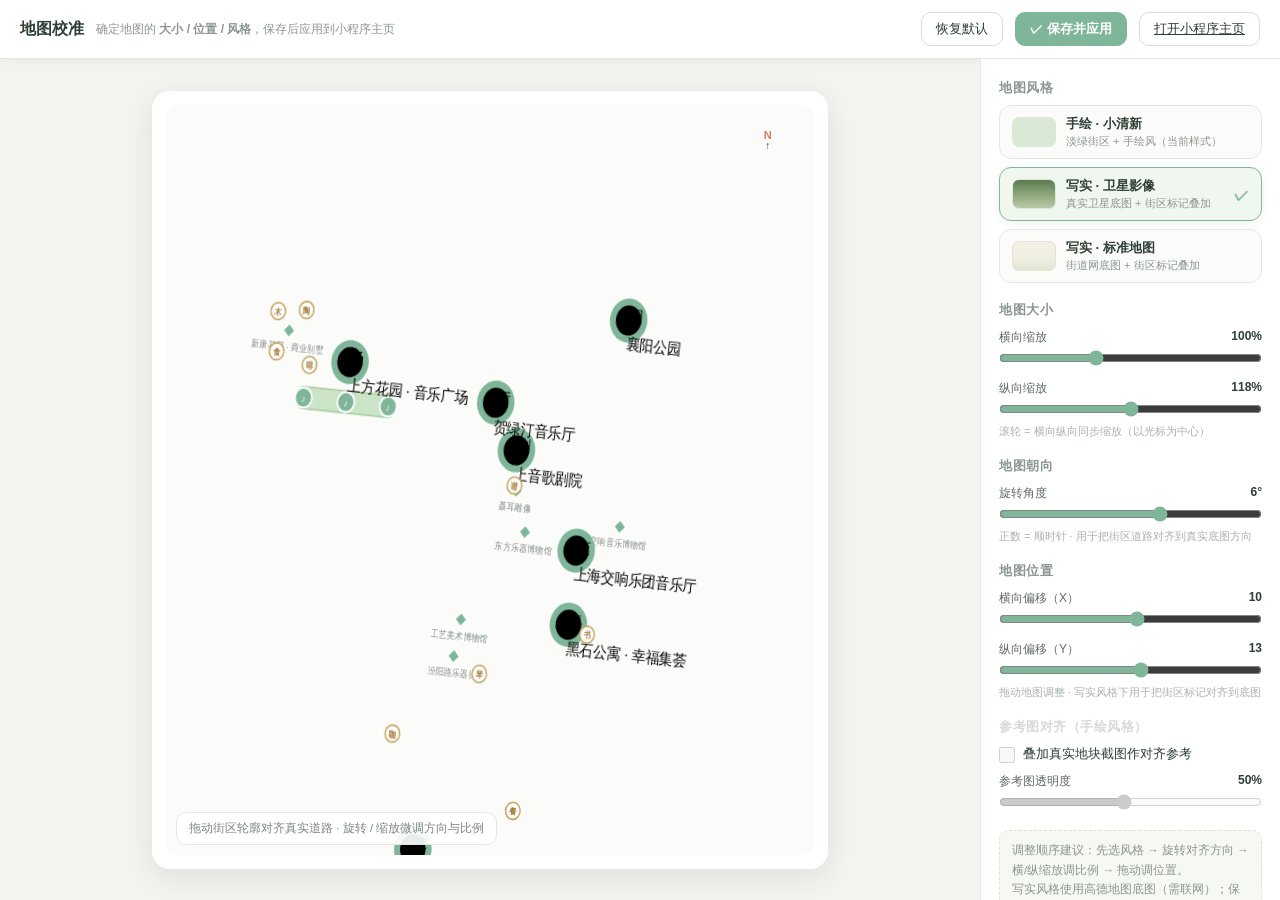
<file: calibrate.html>
<!DOCTYPE html>
<html lang="zh-CN">
<head>
<meta charset="UTF-8">
<meta name="viewport" content="width=device-width, initial-scale=1.0">
<title>地图校准 · 大小 / 位置 / 风格</title>
<link rel="stylesheet" href="style.css">
<style>
  :root { --green: #7FB69A; --ink: #2F3F35; }
  * { box-sizing: border-box; }
  html, body { height: 100%; margin: 0; }
  body { background: #F2F4EF; color: var(--ink); font-family: -apple-system, "PingFang SC", "Microsoft YaHei", sans-serif; display: flex; flex-direction: column; }
  header.cal-head { display: flex; align-items: center; gap: 12px; padding: 12px 20px; background: #fff; border-bottom: 1px solid #E6E8E0; box-shadow: 0 2px 8px rgba(47,63,53,.05); }
  .cal-head h1 { font-size: 16px; margin: 0; font-weight: 700; }
  .cal-head .sub { font-size: 12px; color: #8B968E; }
  .cal-head .spacer { flex: 1; }
  .btn { border: 1px solid #D8DCD4; background: #fff; border-radius: 10px; padding: 7px 14px; font-size: 13px; cursor: pointer; color: var(--ink); transition: all .15s; }
  .btn:hover { border-color: var(--green); }
  .btn.primary { background: var(--green); border-color: var(--green); color: #fff; font-weight: 700; }
  .btn.primary:hover { background: #6DA888; }
  .btn.danger { color: #C0703C; }
  .btn.sm { padding: 5px 10px; font-size: 12px; }
  main { flex: 1; display: flex; min-height: 0; }
  .stage { flex: 1; display: flex; align-items: center; justify-content: center; padding: 20px; min-width: 0; }
  .stage-inner { position: relative; background: #fff; border-radius: 18px; box-shadow: 0 8px 28px rgba(47,63,53,.10); padding: 14px; max-width: 100%; max-height: 100%; }
  #map { display: block; width: auto; height: calc(100vh - 150px); max-height: 820px; background: #FBFCF9; cursor: grab; touch-action: none; }
  #map:active { cursor: grabbing; }
  .stage-tip { position: absolute; left: 24px; bottom: 24px; background: rgba(255,255,255,.92); border: 1px solid #E4E6DF; border-radius: 10px; padding: 8px 12px; font-size: 11.5px; color: #7B877E; pointer-events: none; }
  .panel { width: 300px; background: #fff; border-left: 1px solid #E6E8E0; padding: 16px 18px; overflow-y: auto; }
  .panel h2 { font-size: 13px; margin: 18px 0 8px; color: #8B968E; font-weight: 700; letter-spacing: .5px; }
  .panel h2:first-child { margin-top: 4px; }
  .styles { display: flex; flex-direction: column; gap: 8px; }
  .style-card { display: flex; align-items: center; gap: 10px; border: 1.5px solid #E4E6DF; border-radius: 12px; padding: 9px 12px; cursor: pointer; transition: all .15s; background: #FBFCF9; }
  .style-card:hover { border-color: #BFD8C0; }
  .style-card.on { border-color: var(--green); background: #F0F7EF; box-shadow: 0 2px 8px rgba(127,182,154,.15); }
  .style-swatch { width: 44px; height: 30px; border-radius: 7px; flex: none; background-size: cover; background-position: center; border: 1px solid #E0E4DA; }
  .style-card .t { font-size: 13px; font-weight: 700; }
  .style-card .d { font-size: 11px; color: #8B968E; margin-top: 1px; }
  .style-card .ok { margin-left: auto; color: var(--green); font-size: 15px; font-weight: 800; opacity: 0; }
  .style-card.on .ok { opacity: 1; }
  .ctl { margin: 10px 0; }
  .ctl .row { display: flex; justify-content: space-between; font-size: 12px; color: #5F6B62; margin-bottom: 4px; }
  .ctl .row b { color: var(--ink); font-variant-numeric: tabular-nums; }
  .ctl input[type=range] { width: 100%; accent-color: var(--green); }
  .ctl .hint { font-size: 11px; color: #A9B2AA; margin-top: 3px; }
  .check-row { display: flex; align-items: center; gap: 8px; font-size: 12.5px; margin: 10px 0 4px; }
  .check-row input { accent-color: var(--green); width: 16px; height: 16px; }
  .status { margin-top: 16px; font-size: 11.5px; line-height: 1.7; color: #8B968E; background: #F6F8F3; border: 1px dashed #DCE4D4; border-radius: 10px; padding: 10px 12px; }
  #toast { position: fixed; left: 50%; bottom: 30px; transform: translateX(-50%); background: rgba(47,63,53,.92); color: #fff; font-size: 13px; padding: 10px 18px; border-radius: 12px; z-index: 99; }
  @media (max-width: 900px) { main { flex-direction: column; } .panel { width: 100%; border-left: none; border-top: 1px solid #E6E8E0; } .stage-inner { padding: 8px; } #map { height: 46vh; } }
</style>
</head>
<body>
<header class="cal-head">
  <h1>地图校准</h1>
  <span class="sub">确定地图的 <b>大小 / 位置 / 风格</b>，保存后应用到小程序主页</span>
  <span class="spacer"></span>
  <button class="btn" id="btn-reset">恢复默认</button>
  <button class="btn primary" id="btn-save">✓ 保存并应用</button>
  <a class="btn" href="index.html" target="_blank">打开小程序主页</a>
</header>
<main>
  <div class="stage">
    <div class="stage-inner">
      <svg id="map" viewBox="0 0 760 880"></svg>
      <div class="stage-tip" id="stage-tip">拖动地图 = 调整位置 · 滚轮 = 调整大小</div>
    </div>
  </div>
  <div class="panel">
    <h2>地图风格</h2>
    <div class="styles" id="style-group">
      <div class="style-card" data-style="hand">
        <div class="style-swatch" style="background:#D9E9D6"></div>
        <div><div class="t">手绘 · 小清新</div><div class="d">淡绿街区 + 手绘风（当前样式）</div></div>
        <span class="ok">✓</span>
      </div>
      <div class="style-card" data-style="sat">
        <div class="style-swatch" style="background-image:linear-gradient(#5C7A4F,#8FA97C 55%,#B9C9A8)"></div>
        <div><div class="t">写实 · 卫星影像</div><div class="d">真实卫星底图 + 街区标记叠加</div></div>
        <span class="ok">✓</span>
      </div>
      <div class="style-card" data-style="map">
        <div class="style-swatch" style="background-image:linear-gradient(#F4F0E6,#F0EDE2 60%,#DDE7D2)"></div>
        <div><div class="t">写实 · 标准地图</div><div class="d">街道网底图 + 街区标记叠加</div></div>
        <span class="ok">✓</span>
      </div>
    </div>

    <h2>地图大小</h2>
    <div class="ctl">
      <div class="row"><span>横向缩放</span><b id="sx-val">100%</b></div>
      <input type="range" id="sx" min="55" max="180" step="1">
    </div>
    <div class="ctl">
      <div class="row"><span>纵向缩放</span><b id="sy-val">100%</b></div>
      <input type="range" id="sy" min="55" max="180" step="1">
      <div class="hint">滚轮 = 横向纵向同步缩放（以光标为中心）</div>
    </div>

    <h2>地图朝向</h2>
    <div class="ctl">
      <div class="row"><span>旋转角度</span><b id="rot-val">0°</b></div>
      <input type="range" id="rot" min="-25" max="25" step="0.5">
      <div class="hint">正数 = 顺时针 · 用于把街区道路对齐到真实底图方向</div>
    </div>

    <h2>地图位置</h2>
    <div class="ctl">
      <div class="row"><span>横向偏移（X）</span><b id="ox-val">0</b></div>
      <input type="range" id="ox" min="-200" max="200" step="1">
    </div>
    <div class="ctl">
      <div class="row"><span>纵向偏移（Y）</span><b id="oy-val">0</b></div>
      <input type="range" id="oy" min="-160" max="160" step="1">
      <div class="hint">拖动地图调整 · 写实风格下用于把街区标记对齐到底图</div>
    </div>

    <h2 id="ref-head">参考图对齐（手绘风格）</h2>
    <div class="check-row">
      <input type="checkbox" id="ref-on"><label for="ref-on">叠加真实地块截图作对齐参考</label>
    </div>
    <div class="ctl">
      <div class="row"><span>参考图透明度</span><b id="refop-val">50%</b></div>
      <input type="range" id="ref-op" min="5" max="100" step="1">
    </div>

    <div class="status" id="status">
      调整顺序建议：先选风格 → 旋转对齐方向 → 横/纵缩放调比例 → 拖动调位置。<br>
      写实风格使用高德地图底图（需联网）；保存后回到小程序主页即生效。
    </div>
  </div>
</main>
<div id="toast" hidden></div>
<script src="data.js"></script>
<script src="calibrate.js"></script>
</body>
</html>
</file>
<file: style.css>
/* ============================================================
   汾阳路音乐街区 · 小清新淡绿风格
   ============================================================ */
* { box-sizing: border-box; margin: 0; padding: 0; }
[hidden] { display: none !important; }

html, body { height: 100%; }
body {
  font-family: -apple-system, BlinkMacSystemFont, "PingFang SC", "Hiragino Sans GB", "Microsoft YaHei", sans-serif;
  background: #E9EEE9;
  color: #33413A;
  -webkit-font-smoothing: antialiased;
}

/* ---------- 页面舞台 ---------- */
.stage { display: flex; flex-direction: column; align-items: center; padding: 36px 16px 60px; gap: 22px; }
.page-head { text-align: center; max-width: 520px; }
.page-head h1 { font-size: 20px; font-weight: 700; letter-spacing: .5px; }
.page-head p { margin-top: 8px; font-size: 12.5px; line-height: 1.8; color: #7B877E; }

/* ---------- 手机框架 ---------- */
.phone {
  position: relative;
  width: 375px; height: 790px;
  background: #F4F7F2;
  border-radius: 44px;
  box-shadow: 0 24px 60px rgba(47, 63, 53, .22), 0 0 0 9px #2B322C, 0 0 0 11px #3D453E;
  overflow: hidden;
  flex-shrink: 0;
}
.phone::after { /* 灵动岛 */
  content: ""; position: absolute; top: 11px; left: 50%; transform: translateX(-50%);
  width: 110px; height: 26px; background: #171B18; border-radius: 14px; z-index: 60; pointer-events: none;
}

.statusbar {
  height: 44px; padding: 14px 26px 0; display: flex; justify-content: space-between; align-items: center;
  font-size: 13px; font-weight: 600; color: #2B322C; position: relative; z-index: 5; background: transparent;
}
.sb-icons { display: flex; align-items: center; gap: 7px; }
.sig { display: flex; gap: 1.5px; align-items: flex-end; height: 10px; }
.sig b { width: 3px; background: #2B322C; border-radius: 1px; display: block; }
.sig b:nth-child(1){height:3px}.sig b:nth-child(2){height:5px}.sig b:nth-child(3){height:7px}.sig b:nth-child(4){height:10px}
.wifi { width: 13px; height: 10px; border: 2px solid #2B322C; border-bottom: none; border-radius: 7px 7px 0 0; position: relative; }
.wifi::after { content:""; position:absolute; left:50%; bottom:-3px; width:3px; height:3px; background:#2B322C; border-radius:50%; transform:translateX(-50%); }
.bat { width: 20px; height: 10px; border: 1.5px solid #2B322C; border-radius: 3px; position: relative; }
.bat b { position: absolute; inset: 1.5px; background: #2B322C; border-radius: 1.5px; width: 70%; }
.bat::after { content:""; position:absolute; right:-3px; top:2.5px; width:2px; height:4px; background:#2B322C; border-radius:0 2px 2px 0; }

/* ---------- 屏幕容器 ---------- */
.screen {
  position: absolute; inset: 44px 0 0; overflow-y: auto; overflow-x: hidden;
  -webkit-overflow-scrolling: touch; padding-bottom: 76px;
}
.screen::-webkit-scrollbar { width: 0; }

/* 二级页面头部（在状态栏之下，无灵动岛问题） */
.page-sub {
  display: flex; align-items: center; justify-content: space-between;
  padding: 12px 16px 10px;
}
.page-sub .sub-title { font-size: 16px; font-weight: 700; }
.edit-toggle.small { padding: 5px 12px; font-size: 11px; }

/* ---------- 场地历史介绍页 ---------- */
.hist-img-wrap { margin: 4px 12px 0; background: #fff; border-radius: 18px; padding: 10px; box-shadow: 0 6px 18px rgba(47,63,53,.06); }
.hist-img { width: 100%; border-radius: 12px; display: block; }
.hist-img-cap { text-align: center; font-size: 10px; color: #8B968E; margin-top: 8px; }
.hist-sec { margin: 14px 12px 0; background: #fff; border-radius: 16px; padding: 14px 16px; box-shadow: 0 4px 14px rgba(47,63,53,.05); }
.hist-title { font-size: 14px; font-weight: 700; position: relative; padding-left: 10px; }
.hist-title::before { content: ""; position: absolute; left: 0; top: 3px; bottom: 3px; width: 3.5px; border-radius: 2px; background: #7FB69A; }
.hist-body { font-size: 12px; line-height: 1.85; color: #5F6B62; margin-top: 8px; }

/* ---------- 应用头部 ---------- */
.app-header {
  display: flex; justify-content: space-between; align-items: center;
  padding: 12px 16px 10px;
}
.brand { display: flex; align-items: center; gap: 10px; }
.brand-logo {
  width: 36px; height: 36px; border-radius: 12px; background: linear-gradient(135deg, #8FC5A8, #6FAC8C);
  color: #fff; font-size: 18px; display: flex; align-items: center; justify-content: center; box-shadow: 0 4px 10px rgba(111,172,140,.35);
}
.brand-title { font-size: 16.5px; font-weight: 700; letter-spacing: .3px; }
.brand-sub { font-size: 10.5px; color: #8B968E; margin-top: 1px; }

.edit-toggle {
  border: 1.5px solid #8FC5A8; background: #fff; color: #5E9C80;
  font-size: 12px; font-weight: 600; padding: 7px 14px; border-radius: 999px; cursor: pointer;
  transition: all .18s;
}
.edit-toggle:hover { background: #F0F7F1; }
.edit-toggle.on { background: #5E9C80; border-color: #5E9C80; color: #fff; }
a.edit-toggle { display: inline-flex; align-items: center; text-decoration: none; }

/* ---------- 地图卡片 ---------- */
.map-card { margin: 2px 12px 0; background: #fff; border-radius: 18px; padding: 14px 14px 12px; box-shadow: 0 6px 18px rgba(47,63,53,.06); }
.map-top { display: flex; justify-content: space-between; align-items: baseline; margin-bottom: 8px; }
.map-top h2 { font-size: 15px; font-weight: 700; }
.map-badge { font-size: 10px; color: #9AA49B; background: #F2F6F1; padding: 3px 8px; border-radius: 999px; }
.layer-switch { display: flex; background: #F2F6F1; border-radius: 999px; padding: 3px; gap: 2px; }
.layer-switch button {
  border: none; background: transparent; font-size: 11px; font-weight: 600; color: #8B968E;
  padding: 5px 13px; border-radius: 999px; cursor: pointer; transition: all .18s;
}
.layer-switch button.on { background: #fff; color: #4F8F71; box-shadow: 0 2px 6px rgba(47,63,53,.12); }
.layer-hint { text-align: center; font-size: 10px; color: #9AA49B; margin-top: 8px; }
#map { width: 100%; display: block; border-radius: 12px; background: #FBFCF9; touch-action: none; cursor: grab; }
#map:active { cursor: grabbing; }
.editing #map, .editing #map:active { cursor: default; }
.map-holder { position: relative; }
.map-zoom { position: absolute; right: 10px; bottom: 10px; display: flex; flex-direction: column; gap: 6px; z-index: 5; }
.map-zoom button {
  width: 30px; height: 30px; border-radius: 9px; border: none; cursor: pointer;
  background: rgba(255,255,255,.94); color: #4F6B58; font-size: 15px; font-weight: 700;
  box-shadow: 0 2px 8px rgba(47,63,53,.18); line-height: 1;
}
.map-zoom button:active { background: #F0F7F1; }
.map-edit-btns {
  position: absolute; top: 8px; right: 10px; display: flex; gap: 6px; z-index: 5;
}
.map-edit-btns .mbtn {
  width: 30px; height: 30px; border-radius: 9px; border: none; cursor: pointer;
  background: rgba(255,255,255,.94); color: #4F6B58; font-size: 14px; line-height: 1;
  display: flex; align-items: center; justify-content: center; text-decoration: none;
  box-shadow: 0 2px 8px rgba(47,63,53,.18);
}
.map-edit-btns .mbtn:active { background: #F0F7F1; }

/* ---------- 进入过渡页 ---------- */
.splash {
  position: absolute; inset: 0; z-index: 300; overflow: hidden;
  animation: spIn .6s ease;
}
@keyframes spIn { from { opacity: 0; } }
.splash.hide { opacity: 0; transition: opacity .5s ease; pointer-events: none; }
.splash.hide .sp-content { transform: translateY(14px); transition: transform .5s ease; }
.sp-bg {
  position: absolute; inset: 0; background-size: cover; background-position: center 30%;
}
.sp-veil {
  position: absolute; inset: 0;
  background: linear-gradient(180deg, rgba(31,44,37,.18) 0%, rgba(31,44,37,.42) 45%, rgba(23,32,27,.82) 100%);
}
.sp-content {
  position: absolute; left: 0; right: 0; bottom: 0; padding: 0 32px 46px; text-align: center;
  transition: transform .5s ease;
}
.sp-logo {
  width: 62px; height: 62px; margin: 0 auto 18px; border-radius: 20px;
  background: linear-gradient(135deg, #7FB69A, #4E8A6E); color: #fff; font-size: 30px;
  display: flex; align-items: center; justify-content: center;
  box-shadow: 0 8px 24px rgba(94,156,128,.45), inset 0 1px 0 rgba(255,255,255,.25);
  animation: spLogo 2.2s ease-in-out infinite;
}
@keyframes spLogo { 0%,100% { transform: scale(1); } 50% { transform: scale(1.06); } }
.sp-title {
  font-size: 27px; font-weight: 800; color: #fff; line-height: 1.45; letter-spacing: 3px;
  text-shadow: 0 2px 14px rgba(0,0,0,.35);
}
.sp-sub { font-size: 12px; color: rgba(255,255,255,.85); margin-top: 10px; letter-spacing: 4px; }
.sp-enter {
  margin-top: 30px; padding: 13px 0; width: 100%; max-width: 300px; border: none;
  border-radius: 999px; background: rgba(255,255,255,.94); color: #3E7A5F;
  font-size: 15px; font-weight: 800; letter-spacing: 2px; cursor: pointer;
  box-shadow: 0 6px 20px rgba(0,0,0,.25); transition: all .18s;
}
.sp-enter:active { transform: scale(.96); background: #fff; }
.sp-enter i { font-style: normal; font-weight: 800; }
.sp-foot {
  margin-top: 18px; font-size: 9px; color: rgba(255,255,255,.55);
  letter-spacing: 3.5px; font-weight: 600;
}
.home-head { display: flex; justify-content: space-between; align-items: center; padding: 12px 16px 8px; }
.hh-brand { display: flex; align-items: center; gap: 10px; }
.hh-brand .brand-logo {
  width: 40px; height: 40px; border-radius: 13px;
  background: linear-gradient(135deg, #7FB69A, #5E9C80); color: #fff; font-size: 20px;
  display: flex; align-items: center; justify-content: center;
  box-shadow: 0 4px 12px rgba(94,156,128,.30);
}
.hh-brand .brand-title { font-size: 16px; font-weight: 800; }
.hh-brand .brand-sub { font-size: 10.5px; color: #9AA49B; margin-top: 2px; }
.hh-loc {
  font-size: 10.5px; font-weight: 600; color: #4F8F71; background: #E8F4EC;
  padding: 4px 10px; border-radius: 999px;
}
.hh-search {
  display: flex; align-items: center; gap: 8px; margin: 4px 14px 10px;
  background: #fff; border: 1.5px solid #E2E8E0; border-radius: 14px; padding: 10px 14px;
  color: #A9B2AA; font-size: 12.5px; cursor: pointer;
}
.hh-search i { font-style: normal; font-size: 14px; }
.home-banner { margin: 0 14px; border-radius: 18px; overflow: hidden; position: relative; height: 132px; }
.hb-slide {
  position: absolute; inset: 0; opacity: 0; transition: opacity .5s;
  display: flex; flex-direction: column; justify-content: center; padding: 0 20px; cursor: pointer;
}
.hb-slide.on { opacity: 1; }
.hb-note { font-size: 22px; color: rgba(255,255,255,.5); position: absolute; right: 14px; top: 10px; transform: rotate(8deg); }
.hb-t { font-size: 17px; font-weight: 800; color: #fff; }
.hb-s { font-size: 11px; color: rgba(255,255,255,.88); margin-top: 6px; }
.hb-cta {
  align-self: flex-start; margin-top: 12px; font-size: 10.5px; font-weight: 700; color: #fff;
  background: rgba(255,255,255,.22); border: 1px solid rgba(255,255,255,.5);
  padding: 4px 12px; border-radius: 999px;
}
.home-dots { display: flex; justify-content: center; gap: 6px; margin-top: 8px; }
.home-dots i { width: 6px; height: 6px; border-radius: 50%; background: #D8DED4; cursor: pointer; transition: all .2s; }
.home-dots i.on { width: 16px; border-radius: 3px; background: #5E9C80; }
.home-entries {
  display: flex; justify-content: space-around; margin: 12px 8px 4px; padding: 10px 4px;
  background: #fff; border-radius: 18px; box-shadow: 0 4px 14px rgba(47,63,53,.05);
}
.he { display: flex; flex-direction: column; align-items: center; gap: 5px; border: none; background: transparent; cursor: pointer; padding: 4px 8px; }
.he i {
  font-style: normal; font-size: 19px; color: #5E9C80; width: 40px; height: 40px; border-radius: 50%;
  background: #F0F7F1; display: flex; align-items: center; justify-content: center;
}
.he span { font-size: 10px; font-weight: 700; color: #5F6B62; }
.he:active i { background: #DFEFE2; }
.home-sec { margin-top: 16px; }
.home-sec .sec-head { padding: 0 14px; }
.hs-card {
  display: flex; align-items: center; gap: 12px; margin: 0 14px 9px;
  background: #fff; border-radius: 14px; padding: 12px 14px;
  box-shadow: 0 3px 12px rgba(47,63,53,.05); cursor: pointer; transition: transform .12s;
}
.hs-card:active { transform: scale(.99); }
.hs-time { text-align: center; min-width: 58px; }
.hs-hm { font-size: 16px; font-weight: 800; font-variant-numeric: tabular-nums; }
.hs-day { font-size: 10px; color: #9AA49B; margin-top: 1px; }
.hs-main { flex: 1; min-width: 0; }
.hs-title { font-size: 13px; font-weight: 700; }
.hs-meta { font-size: 10.5px; color: #9AA49B; margin-top: 3px; }
.hs-cd { font-size: 11.5px; font-weight: 800; color: #4F8F71; white-space: nowrap; font-variant-numeric: tabular-nums; }
.home-shops { display: flex; gap: 10px; overflow-x: auto; padding: 2px 14px 6px; -webkit-overflow-scrolling: touch; scrollbar-width: none; }
.home-shops::-webkit-scrollbar { display: none; }
.hshop {
  flex: 0 0 104px; background: #fff; border-radius: 14px; padding: 12px 8px; text-align: center;
  box-shadow: 0 3px 12px rgba(47,63,53,.05); cursor: pointer; transition: transform .12s;
}
.hshop:active { transform: scale(.97); }
.hshop-glyph {
  width: 38px; height: 38px; margin: 0 auto; border-radius: 12px; background: #EDF6EF;
  border: 1.5px solid #CFE3D4; color: #4F8F71; font-weight: 700;
  display: flex; align-items: center; justify-content: center; font-size: 15px;
}
.hshop-name { font-size: 11.5px; font-weight: 700; margin-top: 7px; white-space: nowrap; overflow: hidden; text-overflow: ellipsis; }
.hshop-type { font-size: 9px; color: #9AA49B; margin-top: 2px; white-space: nowrap; overflow: hidden; text-overflow: ellipsis; }
.hshop-rate { font-size: 10px; color: #C9962F; font-weight: 700; margin-top: 4px; }
.home-tip { text-align: center; font-size: 10.5px; color: #A9B2AA; margin: 16px 0 4px; letter-spacing: 2px; }

.legend { display: flex; gap: 12px; flex-wrap: wrap; margin-top: 10px; font-size: 10.5px; color: #7B877E; align-items: center; }
.legend span { display: inline-flex; align-items: center; gap: 4px; }
.lg { width: 10px; height: 10px; border-radius: 3px; display: inline-block; border: 1px solid rgba(0,0,0,.05); }
.lg-dia { width: 8px; height: 8px; transform: rotate(45deg); border-radius: 1.5px; display: inline-block; }
.lg-ven { width: 10px; height: 10px; border-radius: 50%; display: inline-block; border: 2px solid #7FB69A; }
.lg-dot { width: 9px; height: 9px; border-radius: 50%; display: inline-block; border: 2px solid #C9A96A; background: #fff; }
.lg-node { width: 14px; height: 14px; border-radius: 50%; display: inline-flex; align-items: center; justify-content: center; background: #7FB69A; color: #fff; font-size: 8px; font-style: normal; }

/* ---------- 区块 / 改造 / 场地标题 ---------- */
.sec-head { display: flex; justify-content: space-between; align-items: baseline; padding: 0 16px; margin: 18px 0 10px; }
.sec-head b { font-size: 15px; font-weight: 700; position: relative; padding-left: 10px; }
.sec-head b::before { content: ""; position: absolute; left: 0; top: 2px; bottom: 2px; width: 3.5px; border-radius: 2px; background: #7FB69A; }
.sec-head span { font-size: 10.5px; color: #9AA49B; }

/* ---------- 改造画布 ---------- */
.renov-stage {
  position: relative; margin: 0 12px; background: #fff; border-radius: 18px;
  box-shadow: 0 6px 18px rgba(47,63,53,.06); overflow: hidden;
}
.rn-item { position: absolute; border-radius: 12px; }
.rn-text {
  background: #FBFCF9; border: 1px solid #E8EBE3; padding: 12px 14px;
  display: flex; flex-direction: column; gap: 8px;
}
.rn-text .rn-num {
  position: absolute; top: 10px; right: 12px; font-size: 26px; font-weight: 800; color: rgba(127,182,154,.18);
}
.rn-num:empty { display: none; }
.rn-text .rn-title { font-size: 13.5px; font-weight: 700; color: #33413A; }
.rn-text .rn-body { font-size: 11.5px; line-height: 1.75; color: #6E7A71; overflow: hidden; }
.rn-head { background: #F0F7F1; border: 1px solid #DCEAD9; padding: 12px 14px; justify-content: center; }
.rn-head .rn-title { font-size: 15px; letter-spacing: .5px; }
.rn-head .rn-body { font-size: 10.5px; color: #8B968E; margin-top: 0; }
.rn-img {
  position: relative; border: 1px solid #E3E8E0; background: #fff; overflow: hidden;
  color: #8FB098; font-size: 11px; letter-spacing: .5px;
}
.rn-img-real { position: absolute; inset: 0; width: 100%; height: 100%; object-fit: contain; background: #fff; }
.rn-caption {
  position: absolute; left: 0; right: 0; bottom: 0; padding: 5px 8px; text-align: center;
  font-size: 10px; color: #4F6B58; background: rgba(255,255,255,.92); border-top: 1px solid #EDF0E8;
}
.rn-img .rn-img-icon {
  position: absolute; inset: 0; display: flex; align-items: center; justify-content: center;
  font-size: 22px; opacity: .7;
}
.rn-img > div:not(.rn-img-icon):not(.rn-caption):not(.rn-img-real) {
  position: absolute; left: 0; right: 0; bottom: 8px; text-align: center; font-size: 10px;
}
.editing .rn-img { border: 1.5px dashed #7FB69A; }

/* 编辑模式下的框 */
.editing .rn-item { outline: 1.5px dashed #7FB69A; outline-offset: 3px; cursor: move; }
.editing .rn-item:hover { outline-color: #4F8F71; }
.rn-resize {
  position: absolute; right: -5px; bottom: -5px; width: 14px; height: 14px;
  background: #5E9C80; border: 2px solid #fff; border-radius: 4px; cursor: nwse-resize; display: none;
}
.editing .rn-resize { display: block; }
.rn-del {
  position: absolute; top: -9px; right: -9px; width: 20px; height: 20px; border-radius: 50%;
  background: #D97B6A; color: #fff; font-size: 11px; border: none; cursor: pointer; display: none;
  align-items: center; justify-content: center; z-index: 5;
}
.editing .rn-del { display: flex; }
.editing .rn-text { cursor: move; }

/* ---------- 活动场地卡片 ---------- */
.venue-card {
  display: flex; align-items: center; gap: 12px; margin: 0 12px 10px;
  background: #fff; border-radius: 16px; padding: 12px 14px;
  box-shadow: 0 4px 14px rgba(47,63,53,.05); cursor: pointer; transition: transform .15s;
}
.venue-card:active { transform: scale(.985); }
.vc-glyph {
  width: 42px; height: 42px; border-radius: 50%; background: #EDF6EF; border: 1.5px solid #CFE3D4;
  color: #4F8F71; font-size: 17px; font-weight: 700; display: flex; align-items: center; justify-content: center; flex-shrink: 0;
}
.vc-info { flex: 1; min-width: 0; }
.vc-name { font-size: 13.5px; font-weight: 700; }
.vc-addr { font-size: 10.5px; color: #9AA49B; margin-top: 2px; white-space: nowrap; overflow: hidden; text-overflow: ellipsis; }
.vc-meta { display: flex; align-items: center; gap: 6px; margin-top: 5px; }
.vc-rate { font-size: 11px; color: #C9962F; font-weight: 700; }
.vc-crowd {
  font-size: 10px; padding: 2px 7px; border-radius: 999px; font-weight: 600;
}
.vc-crowd.c1 { background:#E8F4EC; color:#4E9A6B } .vc-crowd.c2 { background:#E8F4EC; color:#4E9A6B }
.vc-crowd.c3 { background:#FBF3DC; color:#B08A2E } .vc-crowd.c4 { background:#FBE7DC; color:#C0703C }
.vc-crowd.c5 { background:#F9E0DC; color:#C05040 }
.vc-arrow { color: #C4CCC5; font-size: 16px; }

/* ---------- 覆盖层（二级界面） ---------- */
.overlay {
  position: absolute; inset: 0; background: #F4F7F2; z-index: 40;
  display: flex; flex-direction: column;
  animation: slideIn .28s cubic-bezier(.3,.9,.3,1);
}
@keyframes slideIn { from { transform: translateX(46px); opacity: .4; } to { transform: none; opacity: 1; } }
.sub-header {
  display: flex; align-items: center; justify-content: space-between;
  padding: 54px 14px 10px; background: #F4F7F2;
}
.back {
  width: 34px; height: 34px; border-radius: 50%; border: none; background: #fff;
  font-size: 22px; color: #4F8F71; cursor: pointer; box-shadow: 0 3px 10px rgba(47,63,53,.08);
  line-height: 1; display: flex; align-items: center; justify-content: center;
}
.sub-title { font-size: 15px; font-weight: 700; }
.sub-spacer { width: 34px; }
.sub-body { flex: 1; overflow-y: auto; -webkit-overflow-scrolling: touch; padding: 4px 0 30px; }

.venue-hero { display: flex; align-items: center; gap: 14px; margin: 6px 16px 0; }
.hero-glyph {
  width: 58px; height: 58px; border-radius: 20px; background: linear-gradient(135deg, #8FC5A8, #6FAC8C);
  color: #fff; font-size: 24px; font-weight: 700; display: flex; align-items: center; justify-content: center;
  box-shadow: 0 8px 18px rgba(111,172,140,.35); flex-shrink: 0;
}
.hero-glyph.small { width: 46px; height: 46px; border-radius: 15px; font-size: 19px; }
.hero-name { font-size: 18px; font-weight: 800; letter-spacing: .3px; }
.hero-addr { font-size: 11px; color: #8B968E; margin-top: 3px; }
.hero-rate { margin-top: 6px; font-size: 12px; color: #C9962F; font-weight: 700; }
.venue-intro { font-size: 12px; line-height: 1.8; color: #6E7A71; margin: 12px 16px 0; }

/* ---------- 表演时间表 ---------- */
.perf-item {
  background: #fff; border-radius: 14px; margin: 0 12px 10px; padding: 12px 14px;
  box-shadow: 0 3px 12px rgba(47,63,53,.05); display: flex; flex-wrap: wrap; gap: 12px; align-items: flex-start;
  border: 1.5px solid transparent;
}
.perf-item.now { border-color: #7FB69A; background: #F6FBF6; }
.perf-item.past { opacity: .55; }
.perf-time { text-align: center; min-width: 58px; }
.perf-time .pt-hm { font-size: 16px; font-weight: 800; font-variant-numeric: tabular-nums; }
.perf-time .pt-day { font-size: 10px; color: #9AA49B; margin-top: 1px; }
.perf-main { flex: 1; min-width: 0; }
.perf-title { font-size: 13px; font-weight: 600; line-height: 1.45; }
.perf-item.now .perf-title { font-weight: 800; }
.perf-meta { font-size: 10.5px; color: #9AA49B; margin-top: 3px; display: flex; gap: 8px; }
.perf-right { text-align: right; min-width: 92px; }
.cd { font-size: 13px; font-weight: 800; color: #4F8F71; font-variant-numeric: tabular-nums; white-space: nowrap; }
.cd.live { color: #D97B6A; }
.cd.over { color: #9AA49B; font-weight: 600; }
.perf-rate { margin-top: 8px; padding-top: 8px; border-top: 1px dashed #E8EBE3; flex-basis: 100%; }
.rate-row { display: flex; align-items: center; gap: 8px; flex-wrap: wrap; }
.rate-row .stars { display: inline-flex; gap: 2px; }
.rate-row .stars i { font-style: normal; font-size: 16px; color: #D8DCD6; cursor: pointer; line-height: 1; }
.rate-row .stars i.on { color: #E8B64C; }
.rate-row .stars i.half { color: #E8B64C; background: linear-gradient(90deg, #E8B64C 50%, #D8DCD6 50%); -webkit-background-clip: text; background-clip: text; }
.rate-slider { flex: 1; min-width: 90px; accent-color: #5E9C80; height: 18px; }
.rate-num { font-size: 12px; font-weight: 700; color: #4F8F71; min-width: 46px; text-align: right; font-variant-numeric: tabular-nums; }
.rate-avg { font-size: 10.5px; color: #9AA49B; margin-top: 4px; }

/* ---------- 现场状态 ---------- */
.status-card { background: #fff; border-radius: 16px; margin: 0 12px; padding: 16px; box-shadow: 0 4px 14px rgba(47,63,53,.05); }
.st-row1 { display: flex; align-items: center; gap: 12px; }
.density-label { font-size: 12.5px; font-weight: 700; white-space: nowrap; }
.density-bars { display: flex; gap: 5px; flex: 1; }
.density-bars i { flex: 1; height: 10px; border-radius: 5px; background: #EDEFEA; transition: background .4s; }
.st-pct { font-size: 13px; font-weight: 800; min-width: 42px; text-align: right; font-variant-numeric: tabular-nums; }
.st-row2 { display: flex; gap: 8px; margin-top: 12px; }
.st-chip {
  flex: 1; background: #F5F8F4; border-radius: 12px; padding: 10px 8px; text-align: center;
}
.st-chip .k { font-size: 10px; color: #9AA49B; }
.st-chip .v { font-size: 15px; font-weight: 800; margin-top: 3px; }
.st-chip .v small { font-size: 10px; font-weight: 600; color: #9AA49B; }
.st-trend { font-size: 13px; margin-left: 2px; }

/* ---------- 购票付款 ---------- */
.perf-item { cursor: pointer; transition: transform .12s, box-shadow .12s; }
.perf-item:active { transform: scale(.992); }
.perf-item.past { cursor: default; }
.perf-item.past:active { transform: none; }
.buy-btn {
  display: inline-block; margin-top: 5px; padding: 3px 11px; border-radius: 999px;
  background: #5E9C80; color: #fff; font-size: 10.5px; font-weight: 700; line-height: 1.5;
}
.buy-btn.off { background: #E4E8E2; color: #9AA49B; }
.cd-bought { display: block; margin-top: 3px; font-size: 9.5px; color: #C9962F; font-weight: 600; }
.ticket-poster {
  margin: 2px 12px 0; border-radius: 16px; overflow: hidden;
  box-shadow: 0 6px 18px rgba(47,63,53,.10); aspect-ratio: 340/190; background: #EDF1EC;
}
.ticket-poster svg { width: 100%; height: 100%; display: block; }
.tk-meta {
  display: flex; margin: 12px 12px 0; background: #fff; border-radius: 14px;
  padding: 12px 6px; box-shadow: 0 3px 12px rgba(47,63,53,.05);
}
.tk-meta-item { flex: 1; text-align: center; padding: 0 4px; }
.tk-meta-item .k { display: block; font-size: 10px; color: #9AA49B; }
.tk-meta-item .v { display: block; font-size: 11.5px; font-weight: 700; margin-top: 3px; line-height: 1.4; }
.tk-tier {
  display: flex; align-items: center; gap: 10px; background: #fff; border-radius: 14px;
  margin: 0 12px 9px; padding: 12px 14px; box-shadow: 0 3px 12px rgba(47,63,53,.05);
}
.tk-tier-info { flex: 1; }
.tk-tier-name { font-size: 13px; font-weight: 700; }
.tk-tier-price { font-size: 11px; color: #C9962F; font-weight: 700; margin-top: 2px; }
.stepper { display: flex; align-items: center; gap: 10px; }
.st-btn {
  width: 30px; height: 30px; border-radius: 50%; border: 1.5px solid #CFE3D4;
  background: #F2F8F3; color: #4F8F71; font-size: 16px; font-weight: 700; cursor: pointer; line-height: 1;
}
.st-btn:active { background: #DCEBDD; }
.st-qty { min-width: 22px; text-align: center; font-size: 15px; font-weight: 800; font-variant-numeric: tabular-nums; }
.pay-methods { display: flex; gap: 8px; margin: 0 12px; }
.pay-chip {
  flex: 1; display: flex; align-items: center; justify-content: center; gap: 5px;
  background: #fff; border: 1.5px solid #E4E8E2; border-radius: 12px; padding: 10px 4px;
  font-size: 12px; font-weight: 600; cursor: pointer; transition: all .15s;
}
.pay-chip.on { border-color: #5E9C80; background: #F0F7EF; color: #3E7A5F; }
.pm-icon { font-size: 14px; }
.tk-total-row {
  display: flex; justify-content: space-between; align-items: baseline;
  margin: 14px 16px 10px; font-size: 13px; color: #5F6B62;
}
.tk-total { font-size: 22px; font-weight: 800; color: #2F3F35; font-variant-numeric: tabular-nums; }
.pay-btn {
  display: block; width: calc(100% - 24px); margin: 0 12px 20px; padding: 14px;
  border: none; border-radius: 16px; background: #5E9C80; color: #fff;
  font-size: 15px; font-weight: 800; cursor: pointer; transition: all .15s;
}
.pay-btn:disabled { background: #C9D6CC; cursor: not-allowed; }
.pay-btn:active:not(:disabled) { transform: scale(.99); }
.pay-btn.ghost { background: #EDF1EC; color: #4F8F71; }
.pay-success { text-align: center; padding: 34px 20px 40px; }
.ps-check {
  width: 68px; height: 68px; border-radius: 50%; margin: 6px auto 16px;
  background: #5E9C80; color: #fff; font-size: 34px; font-weight: 800;
  display: flex; align-items: center; justify-content: center;
  animation: psPop .45s cubic-bezier(.3,1.6,.4,1);
}
@keyframes psPop { from { transform: scale(.3); opacity: 0; } }
.ps-title { font-size: 18px; font-weight: 800; }
.ps-sub { font-size: 12px; color: #8B968E; margin-top: 5px; }
.ps-code {
  margin: 20px auto 6px; font-size: 24px; font-weight: 800; letter-spacing: 3px;
  font-variant-numeric: tabular-nums; color: #2F3F35;
}
.ps-barcode { width: 200px; margin: 10px auto 4px; }
.ps-barcode svg { width: 100%; height: 40px; display: block; }
.ps-note { font-size: 11px; color: #9AA49B; margin: 10px 24px 22px; line-height: 1.6; }

/* ---------- 商店预约 / 下单 ---------- */
.so-item {
  display: flex; align-items: center; gap: 10px; background: #fff; border-radius: 14px;
  margin: 0 12px 9px; padding: 12px 14px; box-shadow: 0 3px 12px rgba(47,63,53,.05);
}
.so-item-info { flex: 1; min-width: 0; }
.so-item-name { font-size: 13px; font-weight: 700; }
.so-item-price { font-size: 11px; color: #C9962F; font-weight: 700; margin-top: 2px; }
.so-time { display: flex; gap: 8px; margin: 2px 12px 0; }
.so-slot {
  flex: 1; background: #fff; border: 1.5px solid #E4E8E2; border-radius: 12px;
  padding: 8px 4px; text-align: center; cursor: pointer; transition: all .15s;
}
.so-slot .ss-label { display: block; font-size: 11px; font-weight: 700; }
.so-slot .ss-time { display: block; font-size: 9.5px; color: #9AA49B; margin-top: 2px; font-variant-numeric: tabular-nums; }
.so-slot.on { border-color: #5E9C80; background: #F0F7EF; }
.so-slot.on .ss-time { color: #4F8F71; }
.so-total-row {
  display: flex; justify-content: space-between; align-items: baseline;
  margin: 14px 16px 10px; font-size: 13px; color: #5F6B62;
}

/* ---------- 订单中心 ---------- */
.order-list { padding-bottom: 4px; }
.order-card {
  display: flex; align-items: center; gap: 12px; margin: 0 12px 10px;
  background: #fff; border-radius: 14px; padding: 12px 14px;
  box-shadow: 0 3px 12px rgba(47,63,53,.05); cursor: pointer; transition: transform .12s;
}
.order-card:active { transform: scale(.985); }
.oc-glyph {
  width: 40px; height: 40px; border-radius: 12px; background: #EDF6EF; border: 1.5px solid #CFE3D4;
  color: #4F8F71; font-weight: 700; display: flex; align-items: center; justify-content: center;
  font-size: 15px; flex-shrink: 0;
}
.oc-info { flex: 1; min-width: 0; }
.oc-title { font-size: 13px; font-weight: 700; }
.oc-meta { font-size: 10.5px; color: #9AA49B; margin-top: 3px; line-height: 1.5; }
.oc-code {
  display: inline-block; margin-top: 5px; font-size: 10px; color: #6E7A71;
  background: #F2F5F0; border: 1px dashed #D8DED4; border-radius: 6px; padding: 2px 7px;
  letter-spacing: 1.5px; font-variant-numeric: tabular-nums;
}
.oc-right { text-align: right; flex-shrink: 0; }
.oc-total { font-size: 15px; font-weight: 800; font-variant-numeric: tabular-nums; }
.oc-status {
  display: inline-block; margin-top: 5px; font-size: 10px; padding: 2px 8px; border-radius: 999px; font-weight: 600;
}
.oc-status.waiting { background: #E8F4EC; color: #4E9A6B; }
.oc-status.done { background: #F0F2EE; color: #9AA49B; }

/* ---------- 订单二维码弹窗 ---------- */
.qr-sheet .sheet-body { display: flex; flex-direction: column; align-items: center; text-align: center; }
.qr-type { font-size: 11px; color: #4F8F71; font-weight: 700; letter-spacing: 1.5px; margin-top: 4px; }
.qr-title { font-size: 16px; font-weight: 800; margin-top: 8px; padding: 0 26px; line-height: 1.4; }
.qr-meta { font-size: 11px; color: #9AA49B; margin-top: 5px; padding: 0 26px; }
.qr-box {
  margin: 18px auto 4px; padding: 18px; background: #fff; border-radius: 18px;
  box-shadow: 0 6px 20px rgba(47,63,53,.08); width: fit-content;
}
.qr-box.off { opacity: .5; filter: grayscale(1); }
#qr-canvas svg { display: block; width: 188px; height: 188px; }
.qr-code-text {
  margin-top: 12px; font-size: 13px; font-weight: 700; letter-spacing: 2.5px;
  color: #2F3F35; font-variant-numeric: tabular-nums;
}
.qr-note { font-size: 11px; color: #8B968E; margin: 14px 30px 2px; line-height: 1.7; }
.qr-status {
  display: inline-block; margin: 8px auto 16px; font-size: 11px; font-weight: 700;
  padding: 4px 14px; border-radius: 999px;
}
.qr-status.waiting { background: #E8F4EC; color: #4E9A6B; }
.qr-status.done { background: #F0F2EE; color: #9AA49B; }

/* ---------- 底部标签角标 ---------- */
.tab { position: relative; }
.tab-badge {
  position: absolute; top: 7px; right: 16%; min-width: 16px; height: 16px; padding: 0 4px;
  border-radius: 999px; background: #D97B6A; color: #fff; font-size: 9px; font-weight: 700;
  font-style: normal; line-height: 16px; text-align: center; font-variant-numeric: tabular-nums;
}

/* ---------- 我的：个人信息 / 统计 / 会员码 ---------- */
.prof-card {
  display: flex; align-items: center; gap: 13px; margin: 2px 12px 12px;
  background: #fff; border-radius: 16px; padding: 15px 16px; box-shadow: 0 3px 12px rgba(47,63,53,.05);
}
.prof-avatar {
  width: 52px; height: 52px; border-radius: 50%; flex-shrink: 0;
  background: linear-gradient(135deg, #7FB69A, #5E9C80); color: #fff; font-size: 24px;
  display: flex; align-items: center; justify-content: center;
  box-shadow: 0 4px 12px rgba(94,156,128,.35);
}
.prof-info { flex: 1; min-width: 0; }
.prof-name { font-size: 15px; font-weight: 800; display: flex; align-items: center; gap: 8px; flex-wrap: wrap; }
.prof-badge {
  font-size: 9.5px; font-weight: 700; color: #4F8F71; background: #E8F4EC;
  padding: 2.5px 9px; border-radius: 999px; white-space: nowrap;
}
.prof-sub { font-size: 11px; color: #9AA49B; margin-top: 4px; }
.prof-bio { font-size: 11px; color: #6E7A71; margin-top: 5px; line-height: 1.6; }
.prof-card { cursor: pointer; }
.prof-edit {
  flex-shrink: 0; width: 30px; height: 30px; border-radius: 50%; border: 1.5px solid #E2E8E0;
  background: #F5F8F4; color: #5F6B62; font-size: 13px; cursor: pointer; transition: all .15s;
}
.prof-edit:active { background: #EDF6EF; color: #4F8F71; }

/* ---------- 编辑资料 ---------- */
.pe-head { display: flex; align-items: center; gap: 14px; margin: 4px 16px 12px; }
.pe-avatar {
  width: 64px; height: 64px; border-radius: 50%; flex-shrink: 0;
  background: linear-gradient(135deg, #7FB69A, #5E9C80); color: #fff; font-size: 28px;
  display: flex; align-items: center; justify-content: center;
  box-shadow: 0 4px 14px rgba(94,156,128,.30);
}
.pe-head-tip { font-size: 12px; color: #8B968E; line-height: 1.6; }
.pe-avatars { display: flex; gap: 10px; margin: 0 16px 16px; }
.pe-avatar-opt {
  width: 46px; height: 46px; border-radius: 50%; border: 2.5px solid transparent;
  color: #fff; font-size: 20px; cursor: pointer; display: flex; align-items: center;
  justify-content: center; transition: all .15s;
}
.pe-avatar-opt.on { border-color: #2F3F35; transform: scale(1.08); }
.form-row { margin: 0 16px 13px; }
.form-row label { display: block; font-size: 11px; font-weight: 700; color: #8B968E; margin-bottom: 6px; }
.form-row input, .form-row textarea {
  width: 100%; box-sizing: border-box; border: 1.5px solid #E2E8E0; border-radius: 12px;
  background: #fff; font-size: 13px; color: #2F3F35; padding: 11px 13px; outline: none;
  font-family: inherit; transition: border-color .15s; resize: none;
}
.form-row input:focus, .form-row textarea:focus { border-color: #7FB69A; }
.stat-row { display: flex; gap: 8px; margin: 0 12px 12px; }
.stat-tile {
  flex: 1; background: #fff; border-radius: 14px; padding: 11px 4px; text-align: center;
  box-shadow: 0 3px 12px rgba(47,63,53,.05);
}
.stat-tile .v { font-size: 17px; font-weight: 800; color: #2F3F35; font-variant-numeric: tabular-nums; }
.stat-tile .k { font-size: 9.5px; color: #9AA49B; margin-top: 3px; }
.member-card {
  margin: 0 12px 14px; border-radius: 18px; padding: 15px 16px; overflow: hidden;
  background: linear-gradient(135deg, #7FB69A 0%, #5E9C80 55%, #4E8A6E 100%);
  box-shadow: 0 6px 18px rgba(94,156,128,.28); position: relative;
}
.member-card::after {
  content: '♪♫♪'; position: absolute; right: -8px; bottom: -6px; font-size: 34px;
  color: rgba(255,255,255,.14); letter-spacing: 4px; transform: rotate(-8deg); pointer-events: none;
}
.mc-top { display: flex; justify-content: space-between; align-items: center; }
.mc-title { color: #fff; font-size: 13px; font-weight: 800; letter-spacing: .5px; }
.mc-level {
  font-size: 10px; font-weight: 800; color: #3E7A5F; background: #fff; border-radius: 999px;
  padding: 3px 10px;
}
.mc-main { display: flex; align-items: center; gap: 14px; margin-top: 13px; }
.mc-qr {
  width: 108px; height: 108px; background: #fff; border-radius: 12px; flex-shrink: 0;
  display: flex; align-items: center; justify-content: center;
}
.mc-qr svg { width: 92px; height: 92px; }
.mc-side { flex: 1; min-width: 0; }
.mc-code {
  color: #fff; font-size: 15px; font-weight: 800; letter-spacing: 2.5px;
  font-variant-numeric: tabular-nums;
}
.mc-perks { margin-top: 9px; display: flex; flex-direction: column; gap: 5px; }
.mc-perks div {
  font-size: 10px; color: rgba(255,255,255,.92); background: rgba(255,255,255,.14);
  border-radius: 8px; padding: 4px 9px; display: inline-block; width: fit-content;
}

/* ---------- 商店列表 / 详情 ---------- */
.shop-item {
  display: flex; align-items: center; gap: 12px; margin: 0 12px 10px;
  background: #fff; border-radius: 14px; padding: 11px 13px; cursor: pointer;
  box-shadow: 0 3px 12px rgba(47,63,53,.05); transition: transform .15s;
}
.shop-item:active { transform: scale(.985); }
.si-glyph {
  width: 38px; height: 38px; border-radius: 12px; background: #EDF6EF; border: 1.5px solid #CFE3D4;
  color: #4F8F71; font-weight: 700; display: flex; align-items: center; justify-content: center; font-size: 15px; flex-shrink: 0;
}
.si-info { flex: 1; min-width: 0; }
.si-name { font-size: 13px; font-weight: 700; }
.si-meta { font-size: 10.5px; color: #9AA49B; margin-top: 2px; }
.si-right { text-align: right; }
.si-rate { font-size: 11.5px; color: #C9962F; font-weight: 700; }
.si-status { font-size: 10px; margin-top: 3px; padding: 2px 7px; border-radius: 999px; font-weight: 600; display: inline-block; }
.si-status.ok { background:#E8F4EC; color:#4E9A6B } .si-status.busy { background:#FBF3DC; color:#B08A2E }

/* ---------- 商店弹窗 ---------- */
.modal { position: absolute; inset: 0; z-index: 50; display: flex; align-items: flex-end; background: rgba(30,40,34,.42); animation: fadeIn .22s; }
@keyframes fadeIn { from { opacity: 0; } }
.sheet {
  width: 100%; background: #F4F7F2; border-radius: 26px 26px 0 0; max-height: 84%;
  display: flex; flex-direction: column; animation: sheetUp .3s cubic-bezier(.3,.9,.3,1);
}
@keyframes sheetUp { from { transform: translateY(60%); } }
.sheet-grab { width: 40px; height: 4.5px; border-radius: 3px; background: #DCE1DA; margin: 9px auto 4px; flex-shrink: 0; }
.sheet-close {
  position: absolute; top: 14px; right: 14px; width: 30px; height: 30px; border-radius: 50%;
  border: none; background: #EDF1EC; color: #6E7A71; font-size: 13px; cursor: pointer; z-index: 3;
}
.mini-map-wrap { position: relative; flex-shrink: 0; height: 150px; background: #fff; border-radius: 18px; margin: 10px 12px 0; overflow: hidden; }
#shop-minimap { width: 100%; height: 100%; cursor: grab; touch-action: none; }
#shop-minimap.dragging { cursor: grabbing; }
/* 商店迷你地图：卫星底图同样应用小清新滤镜 */
#shop-minimap[data-style="sat"] { filter: saturate(.45) contrast(1.2) brightness(1.06); }
.mini-zoom {
  position: absolute; right: 6px; bottom: 6px; display: flex; flex-direction: column; gap: 4px; z-index: 3;
}
.mini-zoom button {
  width: 24px; height: 24px; border-radius: 8px; border: none; cursor: pointer;
  background: rgba(255,255,255,.94); color: #4F6B58; font-size: 13px; font-weight: 700; line-height: 1;
  box-shadow: 0 2px 6px rgba(47,63,53,.18);
}
.mini-zoom button:active { background: #F0F7F1; }
.mini-nav {
  position: absolute; left: 8px; bottom: 8px; z-index: 3;
  border: none; cursor: pointer; padding: 6px 14px; border-radius: 999px;
  background: #5E9C80; color: #fff; font-size: 11.5px; font-weight: 700; letter-spacing: 1px;
  box-shadow: 0 2px 8px rgba(47,63,53,.22); transition: all .15s;
}
.mini-nav:active { transform: scale(.95); }
.mini-route {
  position: absolute; top: 6px; left: 6px; right: 6px; z-index: 3;
  display: flex; align-items: center; gap: 6px; flex-wrap: wrap;
  background: rgba(255,255,255,.94); border-radius: 12px; padding: 7px 10px;
  box-shadow: 0 2px 10px rgba(47,63,53,.15); font-size: 10px; color: #5F6B62;
}
.mini-route .mr-start { font-weight: 800; color: #4A90D9; }
.mini-route .mr-arrow { color: #B0B9B0; }
.mini-route .mr-end { font-weight: 700; color: #2F3F35; }
.mini-route .mr-meta { color: #8B968E; }
.mini-route button {
  margin-left: auto; border: none; cursor: pointer; padding: 5px 12px; border-radius: 999px;
  background: #5E9C80; color: #fff; font-size: 10.5px; font-weight: 700;
}
.mini-route button:active { transform: scale(.95); }
/* 导航路线 */
.route-casing { fill: none; stroke: #fff; stroke-width: 7; stroke-linecap: round; stroke-linejoin: round; opacity: .92; }
.route-line {
  fill: none; stroke: #4A9E6E; stroke-width: 4; stroke-linecap: round; stroke-linejoin: round;
  stroke-dasharray: 10 7; animation: routeDash 1.1s linear infinite;
}
@keyframes routeDash { to { stroke-dashoffset: -17; } }
.mini-tag {
  position: absolute; bottom: 8px; left: 50%; transform: translateX(-50%);
  font-size: 10px; background: rgba(47,63,53,.72); color: #fff; padding: 3px 10px; border-radius: 999px; white-space: nowrap;
}
.sheet-body { overflow-y: auto; -webkit-overflow-scrolling: touch; padding: 12px 0 34px; }
.shop-head { display: flex; align-items: center; gap: 12px; margin: 2px 16px 0; }
.live-grid { display: grid; grid-template-columns: repeat(4, 1fr); gap: 8px; margin: 12px 12px 0; }
.live-cell { background: #fff; border-radius: 12px; padding: 9px 4px; text-align: center; box-shadow: 0 3px 10px rgba(47,63,53,.04); }
.live-cell .k { font-size: 9.5px; color: #9AA49B; }
.live-cell .v { font-size: 15px; font-weight: 800; margin-top: 3px; font-variant-numeric: tabular-nums; }
.live-cell .v small { font-size: 9.5px; font-weight: 600; color: #9AA49B; }
.price-list { margin: 0 12px; background: #fff; border-radius: 14px; padding: 4px 14px; box-shadow: 0 3px 12px rgba(47,63,53,.05); }
.price-row { display: flex; justify-content: space-between; padding: 10px 0; font-size: 12.5px; border-bottom: 1px dashed #EFF1EC; }
.price-row:last-child { border-bottom: none; }
.price-row .p-name { color: #33413A; }
.price-row .p-price { font-weight: 700; color: #4F8F71; }

.reviews { margin: 12px 12px 0; }
.rev-item { background: #fff; border-radius: 12px; padding: 10px 13px; margin-bottom: 8px; box-shadow: 0 2px 8px rgba(47,63,53,.04); }
.rev-head { display: flex; justify-content: space-between; align-items: center; font-size: 11px; }
.rev-user { font-weight: 700; color: #4F6B58; }
.rev-stars { color: #E8B64C; font-size: 11px; letter-spacing: 1px; }
.rev-text { font-size: 11.5px; color: #6E7A71; margin-top: 5px; line-height: 1.6; }
.rev-me { border: 1.5px solid #7FB69A; background: #F6FBF6; }

/* 评价输入 */
.rate-comment { display: flex; gap: 8px; margin-top: 10px; }
.rate-comment input {
  flex: 1; border: 1px solid #E3E7DF; background: #fff; border-radius: 10px; padding: 8px 11px;
  font-size: 12px; outline: none; color: #33413A; font-family: inherit;
}
.rate-comment input:focus { border-color: #7FB69A; }
.rate-comment button {
  border: none; background: #5E9C80; color: #fff; border-radius: 10px; padding: 0 16px;
  font-size: 12px; font-weight: 700; cursor: pointer;
}
.rate-comment button:active { background: #4F8F71; }

/* ---------- 编辑工具 ---------- */
.editbar {
  position: absolute; left: 12px; right: 12px; bottom: 16px; z-index: 45;
  background: #fff; border-radius: 18px; padding: 10px 12px;
  box-shadow: 0 10px 30px rgba(47,63,53,.22); animation: sheetUp .25s ease;
}
.edit-hint { font-size: 10.5px; color: #8B968E; margin-bottom: 8px; text-align: center; }
.edit-btns { display: flex; gap: 7px; }
.edit-btns button {
  flex: 1; border: 1.5px solid #DCE5DA; background: #F7FAF6; color: #4F6B58; border-radius: 10px;
  padding: 8px 0; font-size: 11.5px; font-weight: 700; cursor: pointer;
}
.edit-btns button:active { background: #EDF4EC; }
.edit-btns button.danger { color: #C05040; border-color: #F0D5CF; background: #FDF4F2; }

/* 色板 */
.palette {
  position: absolute; z-index: 55; background: #fff; border-radius: 14px; padding: 10px;
  box-shadow: 0 12px 34px rgba(47,63,53,.28); width: 208px; animation: popIn .18s ease;
}
@keyframes popIn { from { transform: scale(.9); opacity: 0; } }
.palette .pal-name { font-size: 11px; font-weight: 700; color: #6E7A71; margin: 0 2px 8px; }
.palette .pal-grid { display: grid; grid-template-columns: repeat(4, 1fr); gap: 7px; }
.palette .sw {
  aspect-ratio: 1; border-radius: 9px; cursor: pointer; border: 2px solid transparent;
  position: relative; transition: transform .12s;
}
.palette .sw:hover { transform: scale(1.08); }
.palette .sw.cur { border-color: #2B322C; }
.palette .sw .sw-name { position: absolute; left: 0; right: 0; bottom: -14px; font-size: 8.5px; color: #9AA49B; text-align: center; }
.palette .pal-custom { margin-top: 14px; display: flex; align-items: center; gap: 8px; }
.palette .pal-custom input[type=color] { width: 34px; height: 26px; border: none; border-radius: 7px; padding: 0; background: none; cursor: pointer; }
.palette .pal-custom span { font-size: 10.5px; color: #8B968E; flex: 1; }

/* ---------- Toast ---------- */
.toast {
  position: absolute; left: 50%; bottom: 76px; transform: translateX(-50%); z-index: 70;
  background: rgba(47,63,53,.88); color: #fff; font-size: 12px; padding: 9px 18px; border-radius: 999px;
  white-space: nowrap; animation: popIn .2s ease;
}

.footer-note { text-align: center; font-size: 10px; color: #B0B9B0; margin-top: 20px; line-height: 1.7; padding: 0 30px; }

/* ---------- 底部标签导航 ---------- */
.tabbar {
  position: absolute; left: 0; right: 0; bottom: 0; height: 66px; z-index: 30;
  background: #fff; border-top: 1px solid #EDF0E8;
  display: flex; padding-bottom: 8px;
}
.tab {
  flex: 1; border: none; background: none; cursor: pointer;
  display: flex; flex-direction: column; align-items: center; justify-content: center; gap: 3px;
  font-size: 10px; color: #9AA49B; position: relative;
}
.tab i { font-style: normal; font-size: 18px; line-height: 1; color: #B7C2B8; }
.tab.on { color: #4F8F71; font-weight: 700; }
.tab.on i { color: #5E9C80; }
.tab.on::before {
  content: ""; position: absolute; top: 0; width: 22px; height: 2.5px;
  background: #5E9C80; border-radius: 0 0 3px 3px;
}
.phone.editing .tabbar { display: none; }

/* ---------- 地图图层：热力 / 演出 ---------- */
#map .heat-blob { filter: url(#heatBlur); }
#map .cd-chip .cd-txt { fill: #4F8F71; }
#map .cd-chip.live .cd-txt { fill: #D97B6A; }
#map .cd-chip.over .cd-txt { fill: #9AA49B; font-weight: 600; }

/* ---------- 地图内部元素 ---------- */
#map .street-edge, #shop-minimap .street-edge { stroke: #E4E6DF; stroke-width: 34; fill: none; stroke-linecap: round; }
#map .street, #shop-minimap .street { stroke: #FDFDFB; stroke-width: 26; fill: none; stroke-linecap: round; }
#map .street-label {
  font-size: 11px; font-weight: 600; fill: #8E988F; letter-spacing: 2px;
  paint-order: stroke; stroke: #FDFDFB; stroke-width: 3.5px;
}
#map .block { stroke: none; transition: fill .25s; }
/* 写实底图图层（置于最底层） */
#tile-layer { pointer-events: none; }
/* 小清新风格：卫星底图低饱和、高对比、微提亮 */
#tile-layer[data-style="sat"] { filter: saturate(.45) contrast(1.2) brightness(1.06); }
#map .block.editable { cursor: pointer; }
#map .block.editable:hover { stroke: #7FB69A; stroke-width: 2; stroke-dasharray: 5 3; }
#map .venue-marker { cursor: pointer; }
#map .venue-marker .vm-ring { animation: breathe 2.6s ease-in-out infinite; transform-origin: center; transform-box: fill-box; }
@keyframes breathe { 0%,100% { transform: scale(1); opacity: .55; } 50% { transform: scale(1.35); opacity: .15; } }
#map .venue-marker .vm-circle { fill: #fff; stroke: #5E9C80; stroke-width: 2.5; }
#map .venue-marker .vm-glyph { font-size: 14px; font-weight: 800; fill: #4F8F71; text-anchor: middle; dominant-baseline: central; }
#map .venue-marker .vm-label { font-size: 10.5px; font-weight: 700; fill: #3D4B42; text-anchor: middle; paint-order: stroke; stroke: rgba(255,255,255,.9); stroke-width: 3px; }
#map .spot-dia { fill: #7FB69A; stroke: #fff; stroke-width: 1.5; }
#map .spot-label { font-size: 9.5px; fill: #7B877E; text-anchor: middle; paint-order: stroke; stroke: rgba(255,255,255,.92); stroke-width: 3px; }
#map .tree { fill: #BCD9B0; opacity: .85; }
#map .park-name { font-size: 12px; font-weight: 700; fill: #6FA07F; letter-spacing: 3px; }
#map .compass { font-size: 12px; font-weight: 800; fill: #33413A; text-anchor: middle; }
#map .compass-n { font-size: 13px; font-weight: 900; fill: #D97B6A; text-anchor: middle; }
#map .scale-line { stroke: #A9B3A8; stroke-width: 2; }
#map .scale-txt { font-size: 9px; fill: #A9B3A8; }

/* 编辑模式下地图元素 */
.editing #map .venue-marker { cursor: grab; }
.editing #map .venue-marker:active { cursor: grabbing; }

@media (prefers-reduced-motion: reduce) {
  #map .venue-marker .vm-ring, .overlay, .sheet { animation: none !important; }
}

/* ================= 街区影像墙（Pinterest 瀑布流） ================= */
.wall-head { display: flex; justify-content: space-between; align-items: center; padding: 18px 16px 10px; }
.wall-title { font-size: 16px; font-weight: 800; color: #1F2B23; }
.wall-sub { font-size: 10.5px; color: #9AA49B; margin-top: 3px; }
.wall-pub {
  border: none; cursor: pointer; padding: 8px 16px; border-radius: 999px;
  background: linear-gradient(135deg, #7FB69A, #5E9C80); color: #fff;
  font-size: 12px; font-weight: 700; letter-spacing: 1px;
  box-shadow: 0 4px 12px rgba(94,156,128,.3);
}
.wall-pub:active { transform: scale(.96); }
.wall { column-count: 2; column-gap: 10px; padding: 4px 14px 8px; }
.wall-card {
  break-inside: avoid; margin-bottom: 10px; background: #fff;
  border-radius: 14px; overflow: hidden; box-shadow: 0 4px 14px rgba(47,63,53,.07);
}
.wall-img-wrap { position: relative; }
.wall-img { width: 100%; display: block; }
.wall-tag {
  position: absolute; top: 8px; left: 8px; font-size: 10px; font-weight: 700;
  color: #fff; padding: 3px 9px; border-radius: 999px; letter-spacing: .5px;
}
.wall-tag.vt { background: rgba(94,156,128,.92); }
.wall-tag.st { background: rgba(168,123,60,.92); }
.wall-body { padding: 9px 11px 10px; }
.wall-name { font-size: 12.5px; font-weight: 700; color: #2F3F35; }
.wall-text { font-size: 11.5px; color: #5F6B62; line-height: 1.6; margin-top: 4px; }
.wall-foot { display: flex; justify-content: space-between; align-items: center; margin-top: 8px; }
.wall-author { font-size: 10px; color: #4F8F71; font-weight: 600; }
.wall-time { font-size: 9.5px; color: #B0B9B0; }
.wall-mask {
  position: fixed; inset: 0; background: rgba(23,32,27,.5); z-index: 200;
  display: flex; align-items: center; justify-content: center; backdrop-filter: blur(3px);
}
.wall-modal {
  width: 320px; max-height: 82vh; overflow-y: auto; background: #fff;
  border-radius: 18px; padding: 16px; box-shadow: 0 20px 60px rgba(0,0,0,.3);
}
.wm-head { display: flex; justify-content: space-between; align-items: center; font-size: 15px; color: #1F2B23; }
.wm-x { border: none; background: #F0F2EE; width: 26px; height: 26px; border-radius: 50%; cursor: pointer; color: #6E7A71; font-size: 12px; }
.wm-imgpick {
  margin-top: 12px; border: 1.6px dashed #C9D6CC; border-radius: 12px; padding: 22px 10px;
  text-align: center; color: #4F8F71; font-size: 12.5px; cursor: pointer; background: #F6FAF5;
}
.wm-preview { margin-top: 12px; width: 100%; max-height: 200px; object-fit: cover; border-radius: 12px; cursor: pointer; }
.wm-row { display: flex; gap: 8px; margin-top: 12px; }
.wm-sel {
  flex: 1; border: 1.4px solid #E2E8E0; border-radius: 10px; padding: 9px 8px;
  font-size: 12.5px; color: #2F3F35; background: #fff;
}
.wm-modal textarea, .wall-modal textarea {
  width: 100%; box-sizing: border-box; margin-top: 10px; border: 1.4px solid #E2E8E0;
  border-radius: 10px; padding: 10px; font-size: 12.5px; color: #2F3F35;
  font-family: inherit; resize: none; line-height: 1.6;
}
.wm-submit {
  width: 100%; margin-top: 12px; border: none; cursor: pointer; padding: 12px 0;
  border-radius: 12px; background: linear-gradient(135deg, #7FB69A, #5E9C80);
  color: #fff; font-size: 14px; font-weight: 800; letter-spacing: 2px;
}
.wm-submit:active { transform: scale(.98); }

/* 影像墙卡片可点击 + 历史卡片 */
.wall-card { cursor: pointer; }
.wall-card:active { transform: scale(.985); }
.wall-tag.ht { background: rgba(63,79,110,.9); }
.hist-detail-img { margin-top: 14px; width: 100%; max-height: 220px; object-fit: cover; border-radius: 12px; }
.hist-detail-body { font-size: 13px; line-height: 1.9; color: #4A5A50; margin: 14px 2px 4px; }

/* 场地/商店街景 */
.street-img { width: 100%; height: 150px; object-fit: cover; border-radius: 14px; margin-bottom: 12px; display: block; }
.modal .street-img { height: 130px; border-radius: 14px; }

/* 帖子详情（互动） */
.post-img { margin-top: 14px; width: 100%; max-height: 260px; object-fit: cover; border-radius: 12px; }
.post-meta { display: flex; align-items: center; gap: 10px; margin-top: 12px; flex-wrap: wrap; }
.post-meta .wall-tag { position: static; }
.post-author { font-size: 12px; font-weight: 700; color: #4F8F71; }
.post-time { font-size: 10.5px; color: #B0B9B0; }
.post-text { font-size: 13.5px; line-height: 1.8; color: #2F3F35; margin: 12px 2px 4px; }
.post-actions { display: flex; gap: 10px; margin-top: 12px; }
.post-like {
  border: 1.4px solid #E2E8E0; background: #fff; border-radius: 999px; padding: 7px 16px;
  font-size: 12.5px; color: #C96A5E; cursor: pointer; font-weight: 700;
}
.post-like:active { transform: scale(.95); }
.post-go {
  border: none; background: linear-gradient(135deg, #7FB69A, #5E9C80); color: #fff;
  border-radius: 999px; padding: 7px 16px; font-size: 12.5px; font-weight: 700; cursor: pointer;
}
.post-comments { margin-top: 14px; border-top: 1.5px dashed #E2E8E0; padding-top: 10px; max-height: 220px; overflow-y: auto; }
.pcomment { padding: 8px 10px; border-radius: 10px; background: #F7FAF6; margin-bottom: 8px; font-size: 12px; line-height: 1.6; cursor: pointer; }
.pcomment.reply { margin-left: 18px; background: #F3F6F2; }
.pcomment.empty { background: none; text-align: center; color: #B0B9B0; cursor: default; }
.pc-author { font-weight: 700; color: #4F8F71; margin-right: 6px; }
.pc-reply { color: #9AA49B; font-size: 11px; margin-right: 6px; }
.pc-text { color: #3A463F; }
.pc-time { float: right; color: #B0B9B0; font-size: 10px; }
.post-input-row { display: flex; gap: 8px; margin-top: 12px; position: sticky; bottom: -16px; background: #fff; padding-top: 10px; padding-bottom: 2px; z-index: 2; }
.post-input-row input {
  flex: 1; border: 1.4px solid #E2E8E0; border-radius: 999px; padding: 10px 16px;
  font-size: 12.5px; color: #2F3F35; outline: none; background: #F7FAF6;
}
.post-input-row input:focus { border-color: #7FB69A; }
.post-send {
  border: none; border-radius: 999px; padding: 0 20px; background: #5E9C80; color: #fff;
  font-size: 13px; font-weight: 700; cursor: pointer;
}

/* 列表卡片右侧街景（从右往左渐隐，黄金分割位消失） */
.venue-card, .shop-item { position: relative; overflow: hidden; }
.card-street {
  position: absolute; top: 0; right: 0; height: 100%; width: 39%;
  object-fit: cover; pointer-events: none;
  -webkit-mask-image: linear-gradient(to left, #000 0%, rgba(0,0,0,.75) 32%, transparent 100%);
  mask-image: linear-gradient(to left, #000 0%, rgba(0,0,0,.75) 32%, transparent 100%);
}
.venue-card .vc-arrow, .shop-item .vc-arrow {
  position: relative; z-index: 1; flex-shrink: 0;
  background: rgba(255,255,255,.9); border-radius: 50%;
  width: 22px; height: 22px; display: flex; align-items: center; justify-content: center;
  color: #6E7A71; font-size: 15px;
}

/* 商店地图折叠开关 */
.map-toggle {
  display: flex; align-items: center; gap: 7px; margin-top: 12px;
  padding: 10px 14px; border: 1.4px solid #D8E6DC; border-radius: 12px;
  font-size: 12.5px; color: #3E7A5F; font-weight: 700; cursor: pointer;
  background: #F4F9F3;
}
.map-toggle .mt-ic { color: #5E9C80; font-size: 13px; }
.map-toggle .mt-arrow { margin-left: auto; color: #9AA49B; font-size: 11px; }
.sheet-body .mini-map-wrap { margin-top: 12px; height: 210px; border-radius: 14px; }

/* 店铺评价：回复互动 */
.rev-item { position: relative; cursor: pointer; }
.rev-item:hover { background: #FAFCF8; }
.rev-at { color: #5E9C80; font-size: 11px; margin-right: 6px; }
.rev-reply { margin-left: 26px; border-left: 2.5px solid #D8E6DC; padding-left: 10px; background: #F9FBF8; border-radius: 0 8px 8px 0; }
.rev-reply-btn { position: absolute; right: 10px; top: 8px; font-size: 10.5px; color: #9AA49B; background: #EFF4ED; padding: 2px 8px; border-radius: 999px; }
.rev-reply .rev-reply-btn { right: 8px; }
.rev-reply .rev-head { padding-right: 52px; }
.rev-item .rev-text { padding-right: 46px; }

/* 店铺评价输入行（列表下方） */
.sheet-body .rate-comment { display: flex; gap: 10px; margin-top: 14px; }
.rate-comment input {
  flex: 1; border: 1.4px solid #E2E8E0; border-radius: 999px; padding: 10px 16px;
  font-size: 12px; color: #2F3F35; background: #F7FAF6; min-width: 0;
}
.rate-comment button {
  background: #4F8F71; color: #fff; border: none; border-radius: 999px;
  padding: 0 20px; font-size: 12.5px; font-weight: 700; cursor: pointer; flex-shrink: 0;
}
</file>
